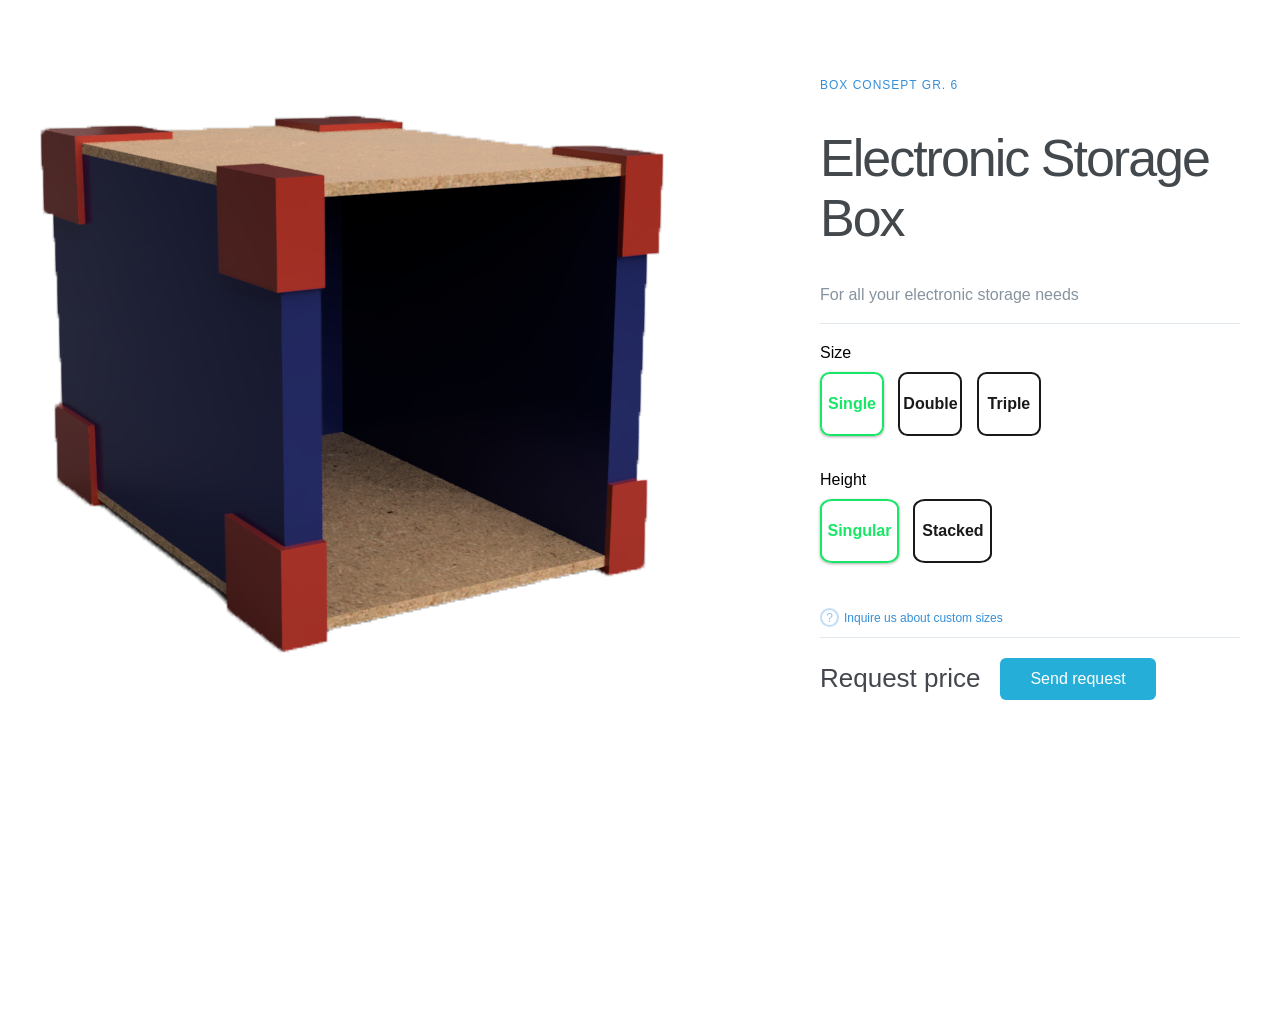
<file: index.html>
<!DOCTYPE html>
<html>
    <head>
        <meta charset="utf-8">
        <meta name="viewport" content="width=device-width, initial-scale=1">
        <title>Box Concept</title>
        <link href="style.css" rel="stylesheet">
    </head>
<body>
    <main class="container">

        <div class="left-column">
            <img data-image="single" class="active" src="images/single.png" alt="">
            <img data-image="double" src="images/double.png" alt="">
            <img data-image="triple" src="images/triple.png" alt="">
            <img data-image="stackedsingle" src="images/stackedsingle.png" alt="">
            <img data-image="stackeddouble" src="images/stackeddouble.png" alt="">
            <img data-image="stackedtriple" src="images/stackedtriple.png" alt="">
        </div>

        <div class="right-column">
            <div class="product-description">
                <span>Box consept gr. 6</span>
                <h1>Electronic Storage Box</h1>
                <p>For all your electronic storage needs</p>
        </div>

        <div class="product-configuration">
            <div class="product-size">
                <span>Size</span>
                <div class="size-choose">
                    <div>
                        <input data-image = "single" type="radio" value="single" id="single" name="size" checked>
                        <label for="single">Single</label>
                    </div>
                    <div>
                        <input data-image = "double" type="radio" value="double" id="double" name="size">
                        <label for="double">Double</label>
                    </div>
                    <div>
                        <input data-image = "triple" type="radio" value="triple" id="triple" name="size">
                        <label for="triple">Triple</label>
                    </div>
                </div>
            </div>

            <div class="height-config">
                <span>Height</span>
                <div class="height-choose">
                    <div>
                        <input data-image = "singular" type="radio" value="singular" id="singular" name="height" checked>
                        <label for="singular">Singular</label>
                    </div>
                    <div>
                        <input data-image = "stacked" type="radio" value="stacked" id="stacked" name="height">
                        <label for="stacked">Stacked</label>
                    </div>
                </div>
                <a href="#">Inquire  us about custom sizes</a>
            </div>
        </div>

            <div class="product-price">
                <span>Request price</span>
                <a href="#" class="cart-btn">Send request</a>
            </div>
        </main>
        <script src="https://cdnjs.cloudflare.com/ajax/libs/jquery/3.1.1/jquery.min.js" charset="utf-8"></script>
        <script src="script.js" charset="utf-8"></script>
    </body>
</html>
</file>
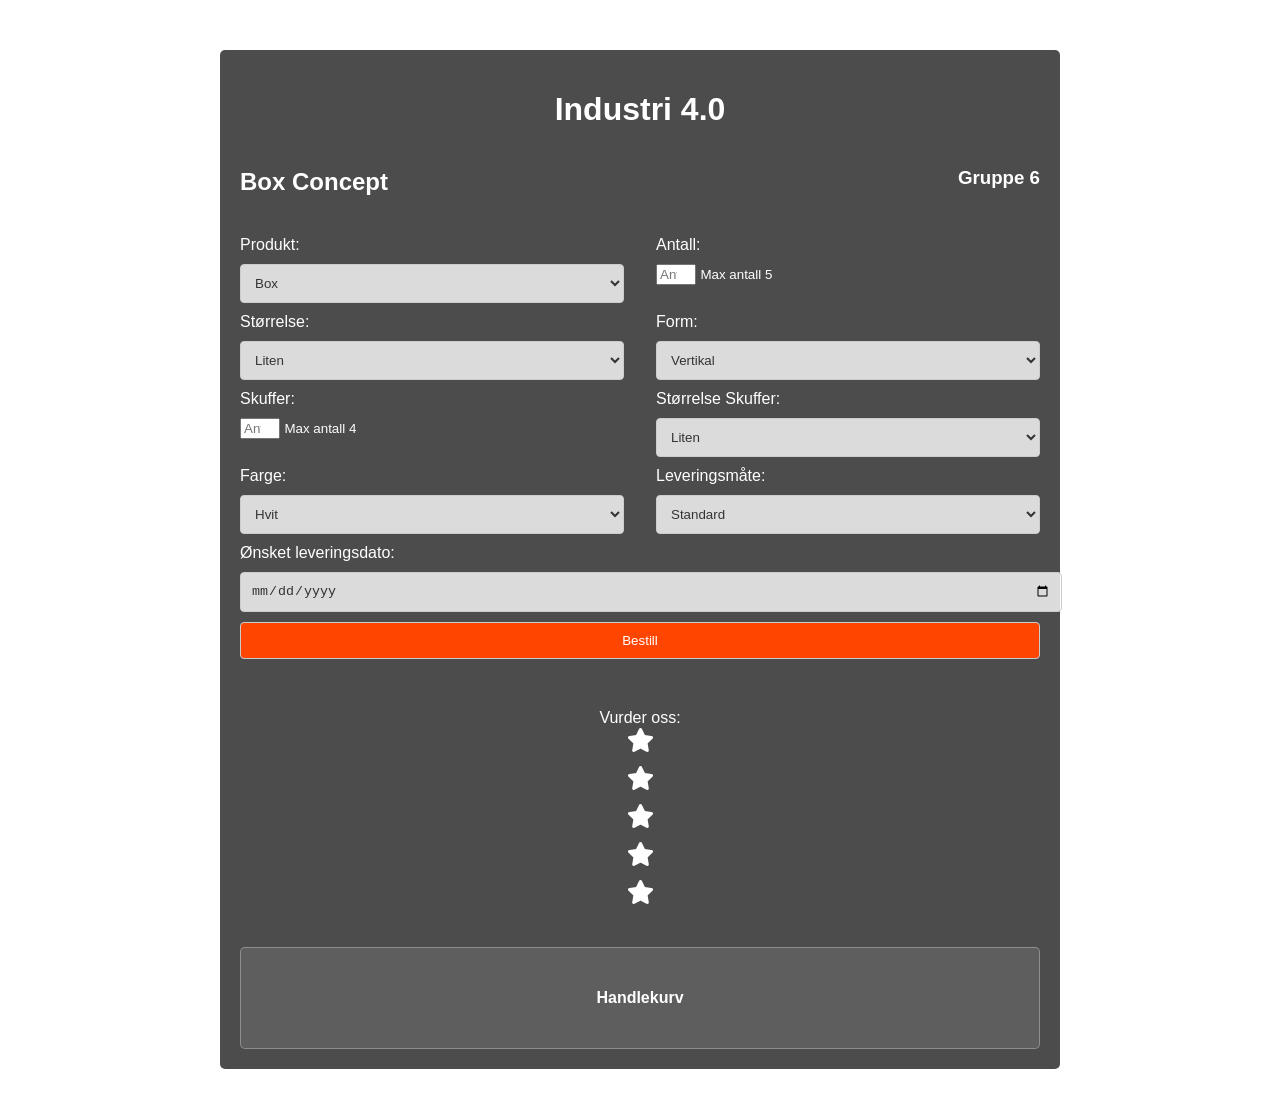
<file: industri4_0.html>
<!DOCTYPE html>
<html lang="no">

<head>
    <meta charset="UTF-8">
    <meta name="viewport" content="width=device-width, initial-scale=1.0">
    <title>Bestillingsside</title>
    <link rel="stylesheet" href="https://cdnjs.cloudflare.com/ajax/libs/font-awesome/5.15.3/css/all.min.css">
    <style>
        body {
            font-family: Arial, sans-serif;
            background: url('https://images.pexels.com/photos/373543/pexels-photo-373543.jpeg?auto=compress&cs=tinysrgb&dpr=2&h=650&w=940') no-repeat center center fixed;
            background-size: cover;
            margin: 0;
            padding: 0;
            color: #fff;
        }

        .container {
            max-width: 800px;
            margin: 50px auto;
            background-color: rgba(0, 0, 0, 0.7);
            padding: 20px;
            border-radius: 5px;
            box-shadow: 0 0 10px rgba(255, 255, 255, 0.3);
        }

        h1 {
            text-align: center;
            margin-bottom: 20px;
        }

        .sub-header {
            display: flex;
            justify-content: space-between;
            margin-bottom: 20px;
        }

        label {
            display: block;
            margin-bottom: 10px;
        }

        .input-group {
            display: flex;
            justify-content: space-between;
        }

        .input-group div {
            width: 48%;
        }

        input[type="text"], input[type="date"],
        input[type="submit"], input[type="radio"],
        select {
            width: 100%;
            padding: 10px;
            margin-bottom: 10px;
            border: 1px solid #ccc;
            border-radius: 4px;
            background-color: rgba(255, 255, 255, 0.8);
            color: #333;
        }

        input[type="submit"] {
            background-color: #ff4500;
            color: #fff;
            cursor: pointer;
        }

        input[type="submit"]:hover {
            background-color: #ff6347;
        }

        .rating {
            text-align: center;
            margin-top: 40px;
        }

        .rating label {
            font-size: 24px;
            cursor: pointer;
            padding: 0 5px;
        }

        input[type="radio"] {
            display: none;
        }

        input[type="radio"]:checked ~ label {
            color: gold;
        }

        /* Styles for the cart */
        .cart {
            margin-top: 40px;
            padding: 20px;
            background-color: rgba(255, 255, 255, 0.1);
            border: 1px solid rgba(255, 255, 255, 0.3);
            border-radius: 5px;
        }

        .cart h4 {
            text-align: center;
            color: #fff;
        }

        .cart-item {
            display: flex;
            justify-content: space-between;
            margin-bottom: 10px;
        }
    </style>
</head>

<body>
    <div class="container">
        <h1>Industri 4.0</h1>
        <div class="sub-header">
            <h2>Box Concept</h2>
            <h3>Gruppe 6</h3>
        </div>
        <form id="orderForm">
            <div class="input-group">
                <div>
                    <label for="product">Produkt:</label>
                    <select id="product" name="product" required>
                        <option value="Box">Box</option>
                    </select>
                </div>
                <div>
                    <label for="quantity">Antall:</label>
                    <input type="number" id="quantity" name="quantity" placeholder="Antall Box" min=1 max=5 required>
                    <small>Max antall 5</small>
                </div>
            </div>

            <div class="input-group">
                <div>
                    <label for="size">Størrelse:</label>
                    <select id="size" name="size">
                        <option value="Liten">Liten</option>
                        <option value="Medium">Medium</option>
                        <option value="Stor">Stor</option>
                    </select>
                </div>
                <div>
                    <label for="form">Form:</label>
                    <select id="form" name="form">
                        <option value="Vertikal">Vertikal</option>
                        <option value="Horisontal">Horisontal</option>
                    </select>
                </div>
            </div>

            <div class="input-group">
                <div>
                    <label for="drawers">Skuffer:</label>
                    <input type="number" id="drawers" name="drawers" placeholder="Antall skuffer" min=1 max=4>
                    <small>Max antall 4</small>
                </div>
                <div>
                    <label for="drawerSize">Størrelse Skuffer:</label>
                    <select id="drawerSize" name="drawerSize">
                        <option value="Liten">Liten</option>
                        <option value="Medium">Medium</option>
                        <option value="Stor">Stor</option>
                    </select>
                </div>
            </div>

            <div class="input-group">
                <div>
                    <label for="color">Farge:</label>
                    <select id="color" name="color">
                        <option value="Hvit">Hvit</option>
                        <option value="Svart">Svart</option>
                        <option value="Blå">Blå</option>
                        <option value="Rød">Rød</option>
                        <option value="Grønn">Grønn</option>
                    </select>
                </div>
                <div>
                    <label for="delivery">Leveringsmåte:</label>
                    <select id="delivery" name="delivery">
                        <option value="Standard">Standard</option>
                        <option value="Express">Express</option>
                    </select>
                </div>
            </div>

            <label for="deliveryDate">Ønsket leveringsdato:</label>
            <input type="date" id="deliveryDate" name="deliveryDate">

            <input type="submit" value="Bestill">
        </form>

        <div class="rating">
            <span>Vurder oss:</span>
            <input type="radio" id="star5" name="rating" value="5">
            <label for="star5" title="5 stjerner"><i class="fas fa-star"></i></label>
            <input type="radio" id="star4" name="rating" value="4">
            <label for="star4" title="4 stjerner"><i class="fas fa-star"></i></label>
            <input type="radio" id="star3" name="rating" value="3">
            <label for="star3" title="3 stjerner"><i class="fas fa-star"></i></label>
            <input type="radio" id="star2" name="rating" value="2">
            <label for="star2" title="2 stjerner"><i class="fas fa-star"></i></label>
            <input type="radio" id="star1" name="rating" value="1">
            <label for="star1" title="1 stjerne"><i class="fas fa-star"></i></label>
        </div>

        <!-- Handlekurv -->
        <div class="cart" id="cart">
            <h4>Handlekurv</h4>
            <!-- Innholdet i handlekurven vil bli lagt til her -->
        </div>
    </div>

    <script>
        document.getElementById('orderForm').addEventListener('submit', function (e) {
            e.preventDefault();

            let product = document.getElementById('product').value;
            let quantity = document.getElementById('quantity').value;
            let size = document.getElementById('size').value;
            let form = document.getElementById('form').value;
            let drawers = document.getElementById('drawers').value;
            let drawerSize = document.getElementById('drawerSize').value;
            let delivery = document.getElementById('delivery').value;
            let color = document.getElementById('color').value;
            let deliveryDate = document.getElementById('deliveryDate').value;

            let notificationMessage = `Du har bestilt ${quantity} ${size} ${form} ${product} i ${color} med ${drawers} ${drawerSize} skuffer og ${delivery} levering den ${deliveryDate}!`;
            alert(notificationMessage);

            // Legger til produktet i handlekurven
            let cart = document.getElementById('cart');
            let cartItem = document.createElement('div');
            cartItem.className = 'cart-item';
            cartItem.innerHTML = `
                <span>${product} (${size}, ${form}, ${color}, ${drawers} skuffer av ${drawerSize} størrelse)</span>
                <span>${quantity} stk</span>
            `;
            cart.appendChild(cartItem);
        });
    </script>
</body>

</html>
</file>
<file: style.css>
heigt, body{
    height: 100%;
    width: 100%;
    margin: 0;
    font-family: 'Roboto', sans-serif;
}

.container{
    max-width: 1200px;
    margin: 0 auto;
    padding: 15px;
    display: flex;
}

.left-column{
    width: 65%;
    position: relative;
}

.right-column{
    width: 35%;
    margin-top: 60px;
}

.left-column img{
    width: 80%;
    position: absolute;
    left: 0;
    top: 0;
    opacity: 0;
    margin-top: 100px;
    transition: all 0.3s ease;
}

.left-column img.active{
    opacity: 1;
}

.product-description{
    border-bottom: 1px solid #E1E8EE;
    margin-bottom: 20px;
}

.product-description span{
    font-size: 12px;
    color: #358ED7;
    letter-spacing: 1px;
    text-transform: uppercase;
    text-decoration: none;
}

.product-description h1 {
    font-weight: 300;
    font-size: 52px;
    color: #43484D;
    letter-spacing: -2px;
}
.product-description p {
    font-size: 16px;
    font-weight: 300;
    color: #86939E;
    line-height: 24px;
}

/* Size config */
.product-size{
    margin-bottom: 30px;
}

.size-choose div{
    display: inline-block;
}

.size-choose input[type="radio"]{
    display: none;
}

.size-choose input[type="radio"] + label{
    display: inline-block;
    border-radius: 15%;
    width: 60px;
    height: 60px;
    margin-right: 10px;
    margin-bottom: 5px;
    margin-top: 10px;
    text-align: center;
    line-height: 60px;
    border: 2px solid #19191a;
    color: #19191a;
    font-weight: 600;
    cursor: pointer;
    transition: all 0.3s ease;
}

.size-choose input[type="radio"] + label:hover{
    border-color: #17e666;
    color: #17e666;
    box-shadow: 0 1px 3px 0 rgba(0, 0, 0,0.33);
}

.size-choose input[type="radio"]:checked + label{
    border-color: #17e666;
    color: #17e666;
    box-shadow: 0 1px 3px 0 rgba(0, 0, 0,0.33);
}

/* Height config*/
.height-choose{
    margin-bottom: 30px;
}

.height-choose div{
    display: inline-block;
}

.height-choose input[type="radio"]{
    display: none;
}

.height-choose input[type="radio"] + label{
    display: inline-block;
    border-radius: 15%;
    width: 75px;
    height: 60px;
    margin-right: 10px;
    margin-bottom: 5px;
    margin-top: 10px;
    text-align: center;
    line-height: 60px;
    border: 2px solid #19191a;
    color: #19191a;
    font-weight: 600;
    cursor: pointer;
    transition: all 0.3s ease;
}

.height-choose input[type="radio"] + label:hover{
    border-color: #17e666;
    color: #17e666;
    box-shadow: 0 1px 3px 0 rgba(0, 0, 0,0.33);
}

.height-choose input[type="radio"]:checked + label{
    border-color: #17e666;
    color: #17e666;
    box-shadow: 0 1px 3px 0 rgba(0, 0, 0,0.33);
}

.height-config{
    border-bottom: 1px solid #E1E8EE;
    margin-bottom: 20px;
}

.height-config a{
    color: #358ED7;
    text-decoration: none; 
    font-size: 12px;
    position:relative;
    margin: 10px 0;
    display: inline-block;
}

.height-config a:before {
    content: "?";
    height: 15px;
    width: 15px;
    border-radius: 50%;
    border: 2px solid rgba(15, 132, 228, 0.5);
    display: inline-block;
    text-align: center;
    line-height: 16px;
    opacity: 0.5;
    margin-right: 5px;
}

/* Product Price */
.product-price{
    display: flex;
    align-items: center;
}

.product-price span{
    font-size: 26px;
    font-weight: 300;
    color: #43474D;
    margin-right: 20px;
}

.cart-btn{
    display: inline-block;
    background-color: #25aed8;
    border-radius: 6px;
    font-size: 16px;
    color: white;
    text-decoration: none;
    padding: 12px 30px;
    transition: all .5s ease;
}

.cart-btn:hover{
    background-color: #0066ff;
}

/* Responsive */
@media (max-width: 940px) {
    .container{
        flex-direction: column;
        margin-top: 60px;
    }

    .left-column,
    .right-column{
        width: 100%;
    }

    .left-column img{
        width: 300px;
        right: 0;
        top: -65px;
        left: initial;
    }
}

@media (max-width: 535px) {
    .left-column img{
        width: 220px;
        top: -85px;
    }
}
</file>
